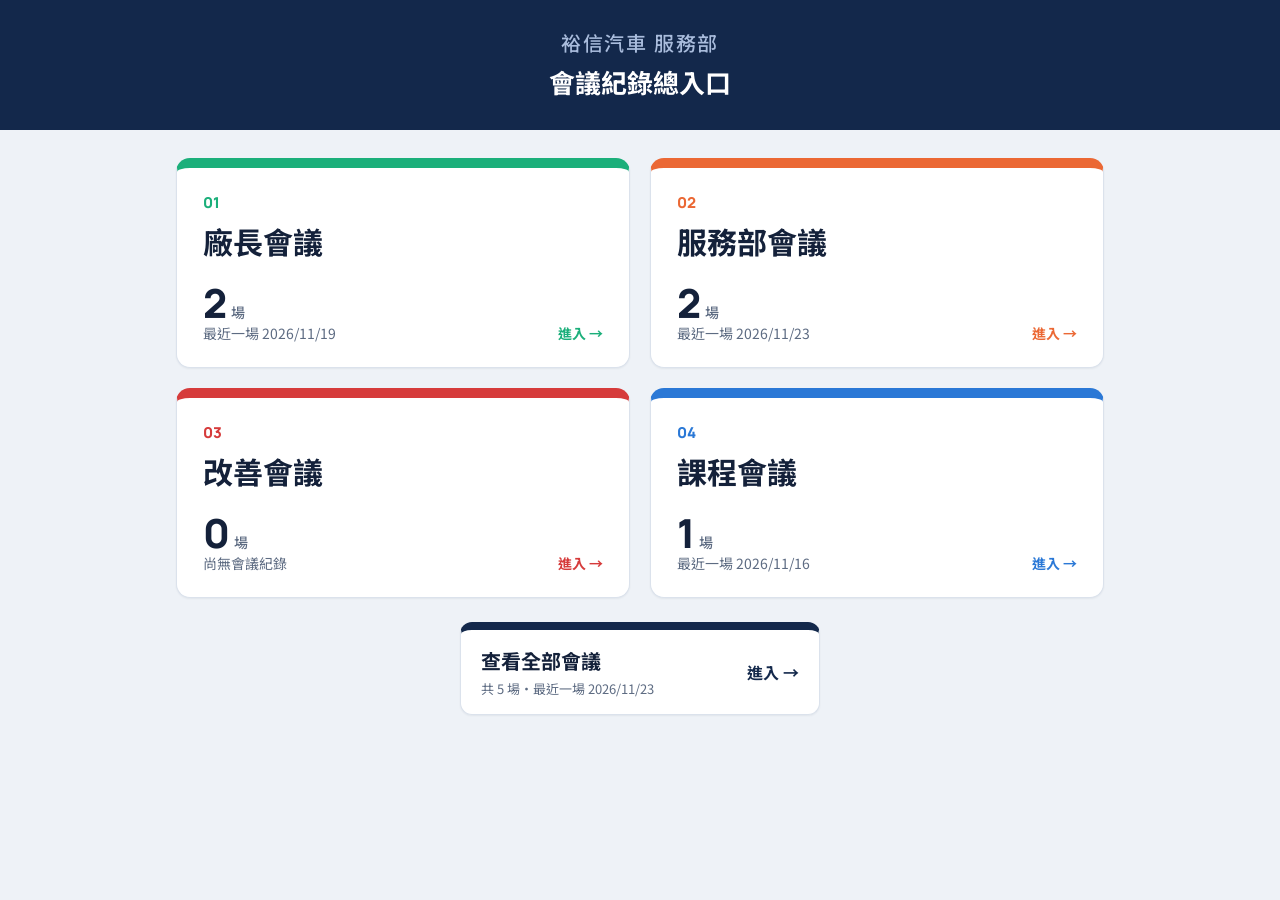
<file: index.html>
<!doctype html>
<html lang="zh-Hant">
<head>
<meta charset="utf-8">
<meta name="viewport" content="width=device-width, initial-scale=1, viewport-fit=cover">
<meta name="robots" content="noindex, nofollow, noarchive">
<title>會議紀錄總入口</title>
<link rel="preconnect" href="https://fonts.googleapis.com">
<link rel="stylesheet" href="https://fonts.googleapis.com/css2?family=Noto+Sans+TC:wght@400;500;700&family=Manrope:wght@600;800&display=swap">
<style>
:root{--bg:#eef2f7;--ink:#14213a;--muted:#5d6b82;--panel:#fff;--line:#dbe2ec;--side:#13284b;
  --s1:#1baf7a;--s2:#eb6834;--s3:#d63b3b;--s4:#2a78d6}
*{box-sizing:border-box}
body{margin:0;min-height:100vh;background:var(--bg);color:var(--ink);font-family:"Noto Sans TC",system-ui,sans-serif}
header{background:var(--side);color:#fff;padding:28px 16px 30px;text-align:center}
header .t{font-size:20px;font-weight:500;color:#a9bcdc;letter-spacing:.08em}
header h1{margin:6px 0 0;font-size:26px;font-weight:700}
main{max-width:960px;margin:0 auto;padding:28px 16px 40px}
.grid{display:grid;grid-template-columns:repeat(2,minmax(0,1fr));gap:20px}
.tile{position:relative;display:flex;flex-direction:column;justify-content:space-between;min-height:200px;padding:24px 26px;
  background:var(--panel);border:1px solid var(--line);border-top:10px solid var(--c);border-radius:14px;
  color:inherit;text-decoration:none;box-shadow:0 1px 2px rgba(20,33,58,.06);transition:transform .15s,box-shadow .15s}
.tile:hover,.tile:focus-visible{transform:translateY(-3px);box-shadow:0 10px 24px rgba(20,33,58,.12);outline:none}
.tile .no{font-family:Manrope,sans-serif;font-weight:800;font-size:15px;color:var(--c)}
.tile h2{margin:6px 0 0;font-size:30px;font-weight:700}
.tile .meta{display:flex;align-items:flex-end;justify-content:space-between;gap:12px;margin-top:20px;color:var(--muted);font-size:14px}
.tile .n{font-family:Manrope,sans-serif;font-weight:800;font-size:40px;line-height:1;color:var(--ink)}
.tile .n small{font-family:"Noto Sans TC",sans-serif;font-size:14px;font-weight:500;color:var(--muted);margin-left:4px}
.tile .go{font-weight:700;color:var(--c);white-space:nowrap}
.all{display:flex;align-items:center;justify-content:space-between;gap:16px;width:min(360px,100%);margin:24px auto 0;padding:16px 20px;
  background:var(--panel);border:1px solid var(--line);border-top:8px solid var(--side);border-radius:12px;color:inherit;text-decoration:none;
  box-shadow:0 1px 2px rgba(20,33,58,.06);transition:transform .15s,box-shadow .15s}
.all:hover,.all:focus-visible{transform:translateY(-3px);box-shadow:0 10px 24px rgba(20,33,58,.12);outline:none}
.all h2{margin:0;font-size:20px;font-weight:700}
.all .sub{margin-top:4px;color:var(--muted);font-size:13px}
.all .go{font-weight:700;color:var(--side);white-space:nowrap}
@media (max-width:640px){.grid{grid-template-columns:1fr;gap:14px}.tile{min-height:150px;padding:20px}.tile h2{font-size:26px}.tile .n{font-size:32px}}
</style>
</head>
<body>
<header>
  <div class="t">裕信汽車 服務部</div>
  <h1>會議紀錄總入口</h1>
</header>
<main>
  <div class="grid" id="grid"></div>
  <a class="all" id="all" href="app/index.html#/board?tp="><div><h2>查看全部會議</h2><div class="sub" id="allSub"></div></div><span class="go">進入 →</span></a>
</main>
<script src="app/data/meetings.js"></script>
<script>
// 四個類別名稱需與 app/js/app.js 的 BASE_TYPES 相同
var T=[['廠長會議','var(--s1)'],['服務部會議','var(--s2)'],['改善會議','var(--s3)'],['課程會議','var(--s4)']];
var D=window.MEETING_DATA||[];
document.getElementById('grid').innerHTML=T.map(function(t,i){
  var ms=D.filter(function(m){return m.type===t[0]}).sort(function(a,b){return b.date<a.date?-1:1});
  var last=ms.length?'最近一場 '+ms[0].date.replace(/-/g,'/'):'尚無會議紀錄';
  return '<a class="tile" style="--c:'+t[1]+'" href="app/index.html#/board?tp='+encodeURIComponent(t[0])+'">'+
    '<div><div class="no">0'+(i+1)+'</div><h2>'+t[0]+'</h2></div>'+
    '<div class="meta"><div><div class="n">'+ms.length+'<small>場</small></div><div>'+last+'</div></div><span class="go">進入 →</span></div></a>';
}).join('');
var ds=D.map(function(m){return m.date}).sort();
document.getElementById("allSub").textContent="共 "+D.length+" 場"+(ds.length?"・最近一場 "+ds[ds.length-1].replace(/-/g,"/"):"");
</script>
</body>
</html>
</file>
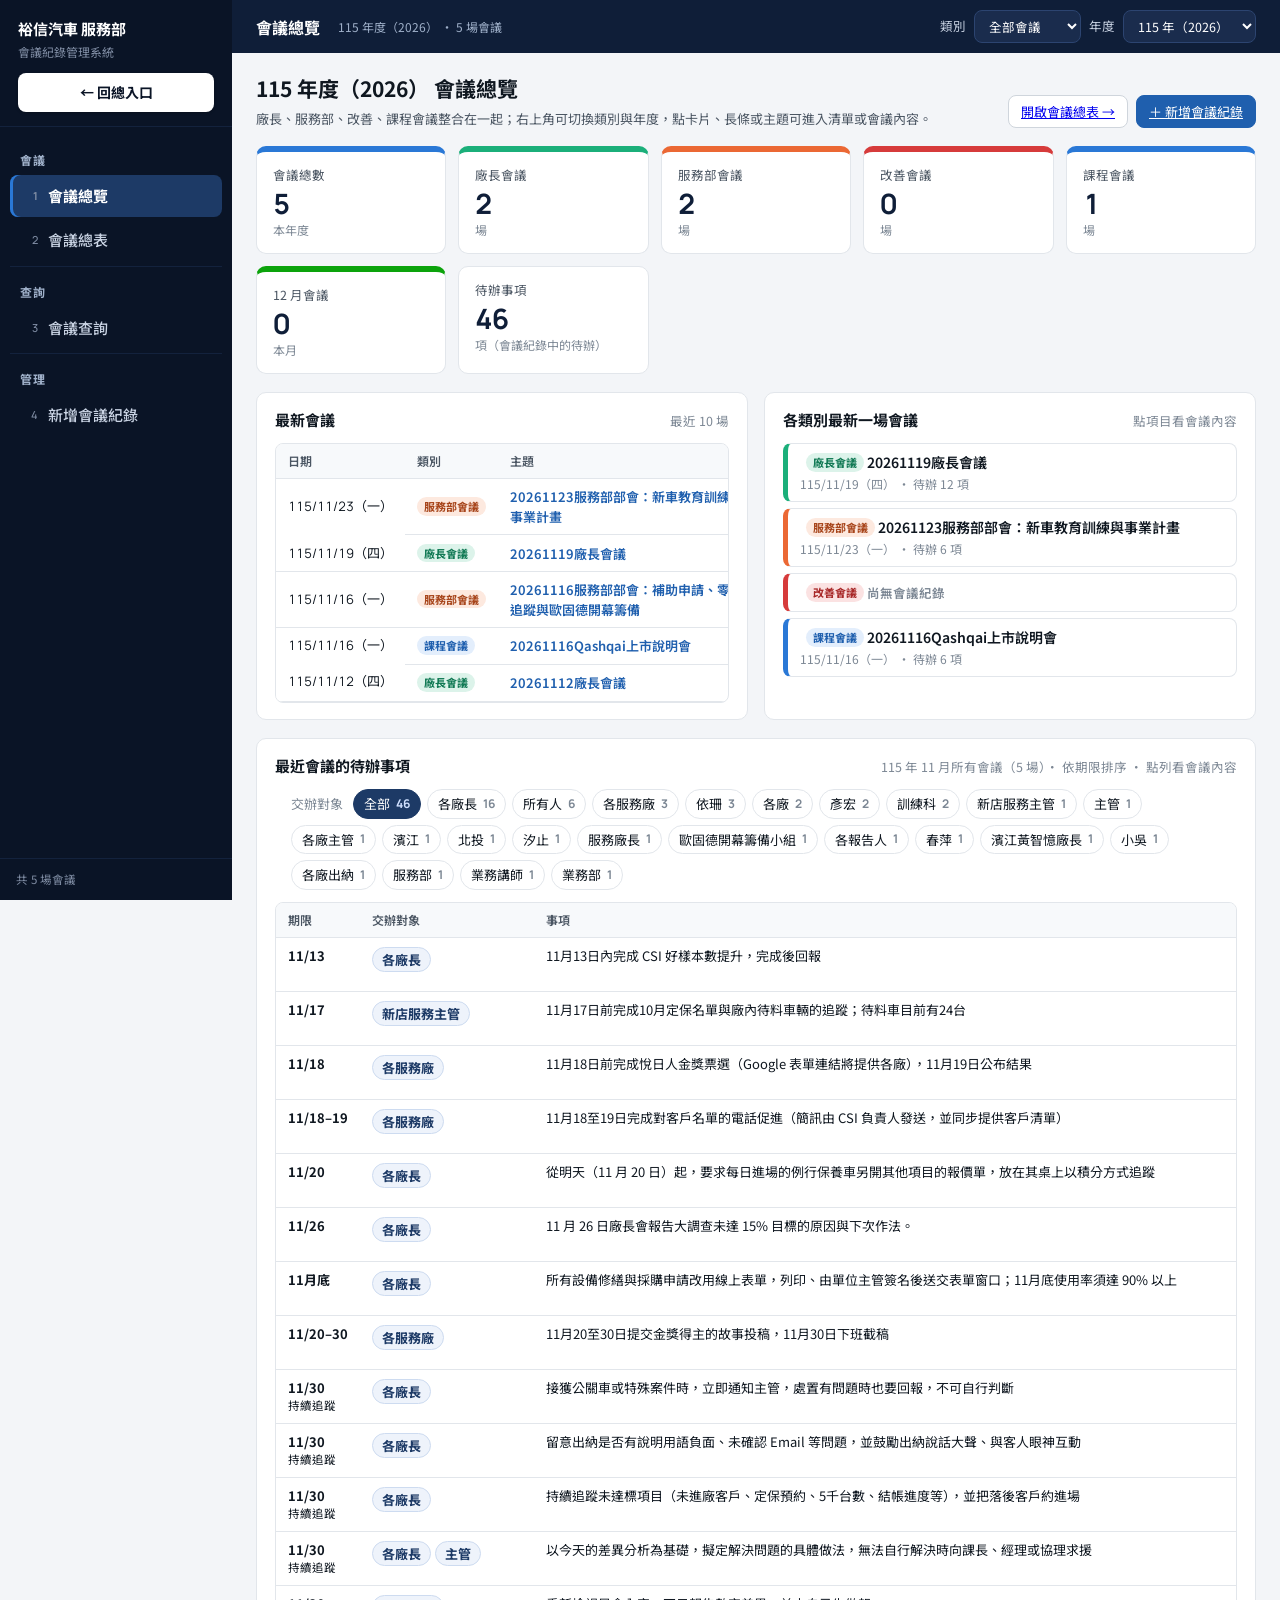
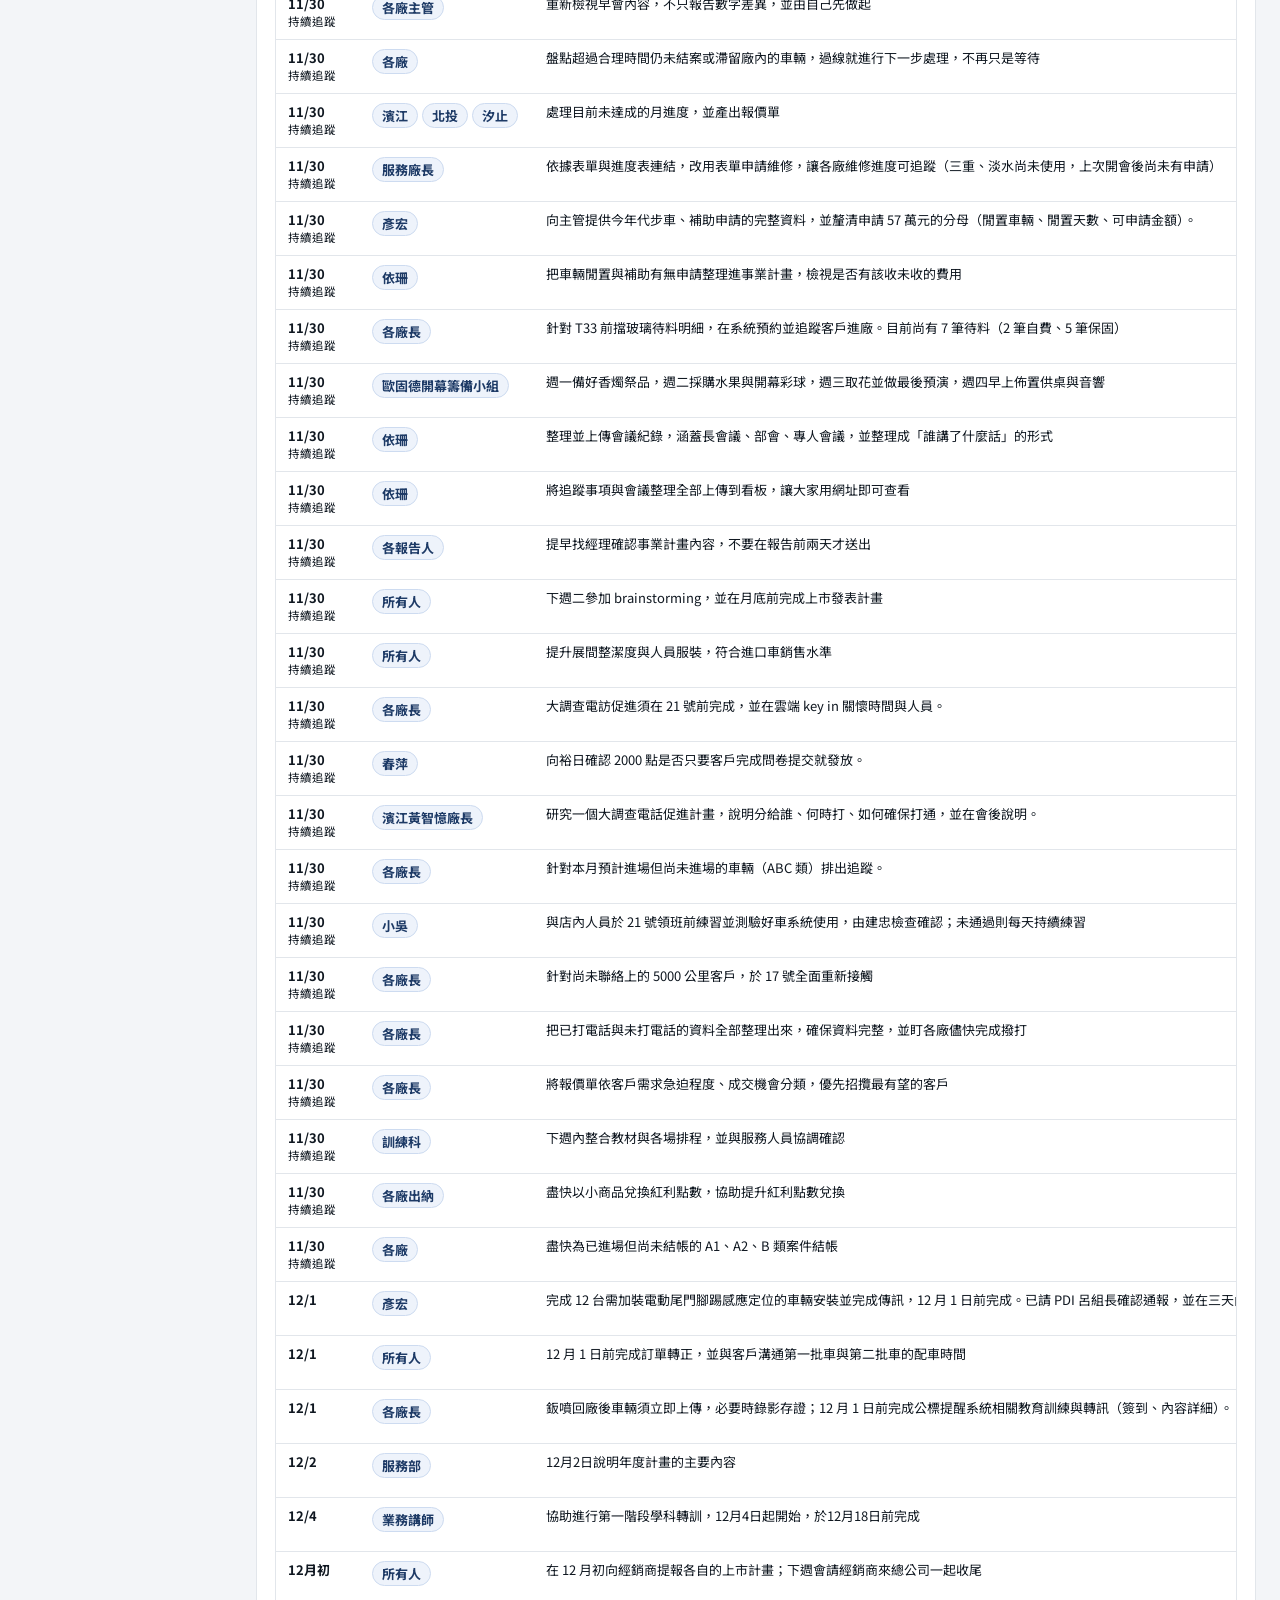
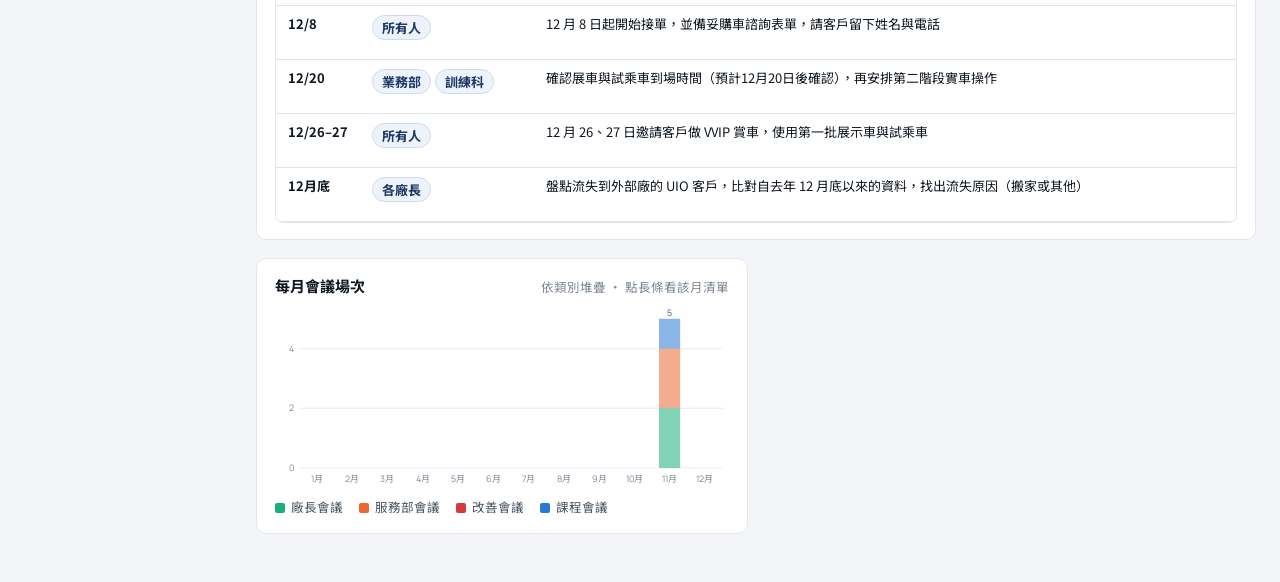
<file: app/index.html>
<!doctype html>
<html lang="zh-Hant">
<head>
<meta charset="utf-8">
<meta name="viewport" content="width=device-width, initial-scale=1, viewport-fit=cover">
<meta name="robots" content="noindex, nofollow, noarchive">
<title>會議紀錄管理系統</title>
<link rel="preconnect" href="https://fonts.googleapis.com">
<link rel="stylesheet" href="https://fonts.googleapis.com/css2?family=Noto+Sans+TC:wght@400;500;700&family=Manrope:wght@500;600;700;800&display=swap">
<link rel="stylesheet" href="css/app.css?v=20261124140000">
</head>
<body>
<div class="shell">
  <aside class="side" id="side" aria-label="主選單">
    <div class="brand">
      <div class="brand-t">裕信汽車 服務部</div>
      <div class="brand-s">會議紀錄管理系統</div>
      <a class="brand-home" href="../index.html">← 回總入口</a>
    </div>
    <nav id="nav"></nav>
    <div class="side-foot" id="sideFoot"></div>
  </aside>
  <div class="main-col">
    <header class="topbar">
      <button type="button" class="menu-btn" id="menuBtn" aria-label="開關選單" aria-controls="side">☰</button>
      <div class="top-title" id="topTitle">會議總覽</div>
      <div class="top-meta" id="topMeta">—</div>
      <div class="top-scope">
        <label for="tpSel">類別</label>
        <select id="tpSel"></select>
        <label for="yrSel">年度</label>
        <select id="yrSel"></select>
      </div>
    </header>
    <main id="main" tabindex="-1"></main>
  </div>
</div>
<div class="tip" id="tip" hidden></div>
<script src="data/meetings.js?v=20261124140000"></script>
<script src="js/app.js?v=20261124140000"></script>
</body>
</html>
</file>
<file: app/css/app.css>
/* 版面：左側深藍導覽（分組、編號）＋上方標題列＋白色卡片內容區，與服務部既有戰情儀表板一致。單一淺色主題。 */
:root{
  color-scheme:light;
  --side:#0a1426; --side-2:#13223d; --side-ink:#c9d3e3; --side-muted:#7f8ca3; --side-act:#1d3a66;
  --top:#0f1e38; --top-ink:#ffffff;
  --bg:#f3f5f8; --panel:#ffffff; --ink:#0f1720; --ink-2:#4a5562; --muted:#7c8794; --line:#e2e6eb; --line-2:#cfd5dc;
  --accent:#1f5fae; --accent-soft:#e8eff9;
  --s1:#2a78d6; --s2:#eb6834; --s3:#1baf7a; --s4:#8a5cd6; --k1:#1baf7a; --k2:#eb6834; --k3:#d63b3b; --k4:#2a78d6;
  --good:#0ca30c; --warn:#fab219; --serious:#ec835a; --crit:#d03b3b; --neutral:#a7b0ba;
  --good-ink:#0a6b0a; --warn-ink:#8a5a00; --crit-ink:#a32222;
  --f-body:"Noto Sans TC","Microsoft JhengHei","PingFang TC",system-ui,sans-serif;
  --f-num:"Manrope","Noto Sans TC",system-ui,sans-serif;
  --r:10px; --side-w:232px;
}
*{box-sizing:border-box}
html,body{margin:0;background:var(--bg);color:var(--ink);font-family:var(--f-body);font-size:14px;line-height:1.5}
:root{padding-top:env(safe-area-inset-top,0px);padding-bottom:env(safe-area-inset-bottom,0px)}
[hidden]{display:none!important}
button{font:inherit;color:inherit}
:focus-visible{outline:2px solid var(--accent);outline-offset:2px}
h1,h2,h3{margin:0;text-wrap:balance}
.num{font-family:var(--f-num);font-variant-numeric:tabular-nums}

/* shell */
.shell{display:grid;grid-template-columns:var(--side-w) minmax(0,1fr);min-height:100vh}
.side{background:var(--side);color:var(--side-ink);position:sticky;top:0;height:100vh;display:flex;flex-direction:column;overflow:hidden}
.brand{padding:18px 18px 14px;border-bottom:1px solid var(--side-2)}
.brand-t{font-weight:700;color:#fff;font-size:15px}
.brand-s{font-size:12px;color:var(--side-muted);margin-top:2px}
nav{flex:1;overflow-y:auto;padding:8px 10px 16px}
.nav-g{font-size:12px;font-weight:700;color:#9fb0c9;letter-spacing:.12em;padding:16px 10px 6px;margin-top:4px;border-top:1px solid var(--side-2)}
.nav-g:first-child{border-top:0;margin-top:0}
.nav-a{display:flex;align-items:center;gap:10px;padding:10px 12px;border-radius:8px;color:var(--side-ink);text-decoration:none;font-size:15px;font-weight:500;margin-bottom:2px}
.nav-a:hover{background:var(--side-2);color:#fff}
.nav-a[aria-current="page"]{background:var(--side-act);color:#fff;font-weight:700;box-shadow:inset 3px 0 0 var(--s1)}
.nav-a .no{font-family:var(--f-num);font-size:11px;color:var(--side-muted);width:16px;text-align:right}
.side-foot{padding:12px 16px;border-top:1px solid var(--side-2);font-size:11.5px;color:var(--side-muted)}

.main-col{min-width:0;display:flex;flex-direction:column}
.topbar{background:var(--top);color:var(--top-ink);display:flex;align-items:center;flex-wrap:wrap;gap:8px 18px;padding:10px 24px;position:sticky;top:0;z-index:10}
.top-title{font-weight:700;font-size:16px}
.top-meta{font-size:12px;color:#9fb0c9;flex:1;min-width:200px}
.top-scope{display:flex;align-items:center;gap:8px;font-size:12.5px;color:#c9d3e3}
.top-scope select{font:inherit;background:#1a2c4d;color:#fff;border:1px solid #2c4470;border-radius:8px;padding:5px 10px}
.menu-btn{display:none;background:none;border:1px solid #2c4470;border-radius:8px;color:#fff;padding:2px 10px;font-size:16px;cursor:pointer}

main{padding:20px 24px 48px;display:grid;gap:18px;align-content:start;outline:none}
.page-h{display:flex;flex-wrap:wrap;align-items:flex-end;justify-content:space-between;gap:10px 20px}
.page-h h1{font-size:21px;font-weight:700}
.page-h p{margin:4px 0 0;color:var(--ink-2);font-size:13px}
.crumbs{display:flex;flex-wrap:wrap;gap:6px;align-items:center;font-size:13px}
.crumbs button{border:0;background:none;padding:2px;color:var(--accent);cursor:pointer;font-weight:500}
.crumbs .cur{font-weight:700}
.btn{border:1px solid var(--line-2);background:var(--panel);border-radius:8px;padding:6px 12px;font-size:13px;cursor:pointer}
.btn:hover{border-color:var(--accent);color:var(--accent)}
.btn-row{display:flex;gap:8px;flex-wrap:wrap}

.panel{background:var(--panel);border:1px solid var(--line);border-radius:var(--r);padding:16px 18px;min-width:0}
.panel-h{display:flex;align-items:baseline;justify-content:space-between;flex-wrap:wrap;gap:6px 12px;margin-bottom:12px}
.panel-h h2{font-size:15px;font-weight:700}
.panel-h p{margin:0;color:var(--muted);font-size:12.5px}
.howto{background:var(--accent-soft);border:0;font-size:13px;color:var(--ink)}
.howto ol{margin:6px 0 0;padding-left:20px;display:grid;gap:2px}
.grid2{display:grid;grid-template-columns:repeat(auto-fit,minmax(min(100%,440px),1fr));gap:16px}
.grid3{display:grid;grid-template-columns:repeat(auto-fit,minmax(min(100%,300px),1fr));gap:16px}

/* cards */
.cards{display:grid;grid-template-columns:repeat(auto-fit,minmax(180px,1fr));gap:12px}
.card{background:var(--panel);border:1px solid var(--line);border-radius:var(--r);padding:14px 16px;display:grid;gap:2px;align-content:start;text-align:left}
button.card{cursor:pointer}
button.card:hover{border-color:var(--accent)}
.card .lbl{font-size:12.5px;color:var(--ink-2);display:flex;align-items:center;gap:6px}
.card .val{font-size:28px;font-weight:700;line-height:1.15;color:var(--top)}
.card .sub{font-size:12px;color:var(--muted)}
.card.crit{border-top:6px solid var(--crit)} .card.warn{border-top:6px solid var(--warn)} .card.info{border-top:6px solid var(--s1)} .card.good{border-top:6px solid var(--good)}
.dot{width:8px;height:8px;border-radius:50%;background:var(--c);flex:none;display:inline-block}

/* alerts */
.alerts{display:grid;gap:8px}
.alert{display:grid;grid-template-columns:auto 1fr auto;gap:12px;align-items:center;background:var(--panel);border:1px solid var(--line);border-left:6px solid var(--sev);border-radius:8px;padding:10px 14px;cursor:pointer;text-align:left;width:100%}
.alert:hover{border-color:var(--line-2);border-left-color:var(--sev)}
.alert .tag{font-size:11.5px;font-weight:700;letter-spacing:.06em;color:var(--sev-ink);white-space:nowrap}
.alert .go{color:var(--accent);font-size:12.5px;white-space:nowrap}
.sev-crit{--sev:var(--crit);--sev-ink:var(--crit-ink)} .sev-warn{--sev:var(--warn);--sev-ink:var(--warn-ink)} .sev-info{--sev:var(--s1);--sev-ink:var(--accent)}

/* bars */
.hbars{display:grid;gap:8px}
.hb{display:grid;grid-template-columns:minmax(70px,110px) 1fr minmax(70px,auto);gap:10px;align-items:center;font-size:12.5px}
.hb.click{cursor:pointer}
.hb.click:hover span:first-child{color:var(--accent)}
.hb .t{height:14px;background:var(--line);border-radius:0 4px 4px 0;position:relative}
.hb .t i{position:absolute;inset:0 auto 0 0;background:var(--c,var(--s1));border-radius:0 4px 4px 0}
.hb .n{text-align:right;color:var(--ink-2)}
.wbar{display:flex;height:22px;gap:2px;border-radius:4px;overflow:hidden;margin:10px 0 12px}
.wbar span{display:block;height:100%;min-width:2px}
.legend{display:flex;flex-wrap:wrap;gap:6px 16px;font-size:12.5px;color:var(--ink-2)}
.legend span{display:inline-flex;align-items:center;gap:6px}
.rule{background:var(--accent-soft);border-radius:8px;padding:10px 12px;font-size:13px}
.kv{display:grid;grid-template-columns:1fr auto;font-size:13px}
.kv>div{padding:7px 0;border-bottom:1px solid var(--line)}
.kv>div:nth-child(even){text-align:right;font-weight:600}
.pill{display:inline-block;font-size:11px;font-weight:700;padding:1px 7px;border-radius:999px;margin-left:6px;vertical-align:1px}
.pill.g{background:#dff3df;color:var(--good-ink)} .pill.y{background:#fdf0cf;color:var(--warn-ink)} .pill.r{background:#f8dddd;color:var(--crit-ink)} .pill.n{background:#e9ecef;color:var(--ink-2)}

/* chart */
svg text{fill:var(--muted);font-family:var(--f-num);font-size:11px}
.chart{position:relative}
.tip{position:fixed;pointer-events:none;background:var(--panel);border:1px solid var(--line-2);border-radius:8px;padding:8px 10px;font-size:12px;box-shadow:0 4px 16px rgba(10,20,38,.15);white-space:nowrap;z-index:50}

/* table */
.tbl-tools{display:flex;flex-wrap:wrap;gap:8px;align-items:center;justify-content:space-between;margin-bottom:10px}
.tbl-tools input{font:inherit;border:1px solid var(--line-2);border-radius:8px;padding:5px 10px;min-width:0;width:200px}
.tbl-wrap{overflow-x:auto;border:1px solid var(--line);border-radius:8px}
table{border-collapse:collapse;width:100%;font-size:13px}
th,td{padding:8px 12px;border-bottom:1px solid var(--line);text-align:right;white-space:nowrap}
th:first-child,td:first-child,th.l,td.l{text-align:left}
td:first-child{position:sticky;left:0;background:var(--panel)}
thead th{font-size:12px;font-weight:600;color:var(--ink-2);background:#f7f9fb;cursor:pointer;user-select:none;position:sticky;top:0}
thead th:first-child{z-index:1}
thead th[aria-sort]{color:var(--accent)}
tbody tr.click{cursor:pointer}
tbody tr.click:hover td{background:var(--accent-soft)}
tbody tr.other td{color:var(--muted)}
.rank{font-weight:700}
.cellbar{display:inline-block;height:6px;border-radius:0 3px 3px 0;background:var(--s1);vertical-align:middle;margin-right:8px}
.tbl-foot{font-size:12px;color:var(--muted);margin-top:8px}
.note{font-size:12.5px;color:var(--muted)}
.empty{padding:28px;text-align:center;color:var(--muted)}

@media (max-width:900px){
  .shell{grid-template-columns:1fr}
  .side{position:fixed;inset:0 auto 0 0;width:var(--side-w);z-index:30;transform:translateX(-100%);transition:transform .2s}
  .side.open{transform:none;box-shadow:0 0 0 100vmax rgba(0,0,0,.35)}
  .menu-btn{display:inline-block}
  main{padding:16px}
  .topbar{padding:10px 16px}
  .alert{grid-template-columns:1fr}.alert .go{display:none}
}
@media (prefers-reduced-motion:reduce){.side{transition:none}}
@media print{
  .side,.topbar,.btn,.tbl-tools input{display:none!important}
  .shell{display:block} main{padding:0}
  .panel,.card{break-inside:avoid}
  .tbl-wrap{overflow:visible}
}

/* 車輛查詢 */
.filters{display:grid;grid-template-columns:repeat(auto-fill,minmax(180px,1fr));gap:10px 12px}
.filters label{display:grid;gap:4px;font-size:12px;color:var(--ink-2);min-width:0}
.filters select,.filters input{font:inherit;font-size:13px;color:var(--ink);background:var(--panel);border:1px solid var(--line-2);border-radius:8px;padding:6px 8px;width:100%;min-width:0}
.filters .f-q{grid-column:1/-1}
.filters .f-q input{max-width:420px}
.lf-count{margin-top:12px;font-size:13px;color:var(--ink-2)}
.pager{display:flex;gap:8px;align-items:center;justify-content:flex-end;margin-top:10px}
.btn[disabled]{opacity:.45;cursor:default}
.btn-xs{padding:1px 8px;font-size:12px}
.who{display:flex;gap:12px;align-items:center;margin-bottom:10px}
.avatar{width:44px;height:44px;border-radius:50%;background:var(--top);color:#fff;display:grid;place-items:center;font-weight:700;font-size:18px;flex:none}
.avatar.car{background:var(--accent-soft);font-size:20px}
.who-n{font-size:18px;font-weight:700}
.kv .kv-v{font-weight:600}

/* ===== 通報整合管理系統 ===== */
/* 組合條件查詢 */
.qgrid{display:grid;grid-template-columns:repeat(auto-fill,minmax(220px,1fr));gap:12px}
.qbox{background:var(--panel);border:1px solid var(--line);border-top:3px solid var(--line-2);border-radius:var(--r);padding:12px 14px;display:grid;gap:8px;align-content:start;min-width:0}
.qbox.on{border-top-color:var(--s1);background:#fbfdff}
.qbox.qwide{grid-column:span 2}
.qbox h3{font-size:13px;font-weight:700;display:flex;align-items:center;gap:8px}
.qn{width:20px;height:20px;border-radius:50%;background:var(--line);color:var(--ink-2);display:grid;place-items:center;font-size:11px;font-family:var(--f-num)}
.qbox.on .qn{background:var(--s1);color:#fff}
.qbox select,.qbox input:not([type=radio]){font:inherit;font-size:13.5px;color:var(--ink);background:var(--panel);border:1px solid var(--line-2);border-radius:8px;padding:7px 9px;width:100%;min-width:0}
.qbox select:focus,.qbox input:focus{border-color:var(--s1);outline:none}
.qrow{display:flex;align-items:center;gap:6px;color:var(--muted)}
.qseg{display:flex;flex-wrap:wrap;gap:14px;font-size:12.5px;color:var(--ink-2)}
.qseg label{display:flex;align-items:center;gap:4px;cursor:pointer}
@media (max-width:560px){.qbox.qwide{grid-column:auto}}
.ask-btn{display:none;background:#1a2c4d;border:1px solid #2c4470;border-radius:8px;color:#fff;padding:4px 10px;font-size:12.5px;cursor:pointer}
@media (max-width:900px){.ask-btn{display:inline-block}}
.lv{display:inline-block;font-size:11px;font-weight:700;padding:1px 8px;border-radius:999px;white-space:nowrap}
.lv-急件{background:#f8dddd;color:var(--crit-ink)} .lv-重要{background:#fdf0cf;color:var(--warn-ink)} .lv-一般{background:#e9ecef;color:var(--ink-2)}
td.subj{white-space:normal;min-width:260px}
.subj-a{border:0;background:none;padding:0;color:var(--accent);font:inherit;font-weight:600;cursor:pointer;text-align:left}
.subj-a:hover{text-decoration:underline}
.clip{color:var(--muted);font-size:12px;margin-left:6px}
.tags{display:flex;flex-wrap:wrap;gap:4px}
.tag{font-size:11.5px;background:var(--accent-soft);color:var(--accent);border-radius:6px;padding:1px 7px;border:0;cursor:pointer}
.tag:hover{background:#d6e4f6}
.tbl-tools select{font:inherit;font-size:13px;border:1px solid var(--line-2);border-radius:8px;padding:5px 8px;background:var(--panel)}
mark{background:#fff1b8;color:inherit;border-radius:2px;padding:0 1px}

/* 通報內容 */
.doc{display:grid;grid-template-columns:minmax(0,1fr) 300px;gap:18px;align-items:start}
.doc-paper{background:var(--panel);border:1px solid var(--line);border-radius:var(--r);padding:28px 32px;min-width:0}
.doc-paper h1{font-size:20px;line-height:1.45;margin-bottom:6px}
.doc-no{font-size:12.5px;color:var(--muted);font-family:var(--f-num)}
.doc-body{margin-top:18px;font-size:14.5px;line-height:1.95;white-space:pre-wrap}
.doc-side{display:grid;gap:14px}
.files{display:grid;gap:8px}
.file{display:grid;grid-template-columns:auto 1fr auto;gap:10px;align-items:center;border:1px solid var(--line);border-radius:8px;padding:8px 10px;font-size:13px}
.file .ic{width:32px;height:32px;border-radius:6px;display:grid;place-items:center;font-size:10.5px;font-weight:800;color:#fff;background:var(--neutral);font-family:var(--f-num)}
.file .ic.pdf{background:var(--crit)} .file .ic.xls,.file .ic.xlsx,.file .ic.csv{background:var(--good-ink)} .file .ic.doc,.file .ic.docx{background:var(--s1)} .file .ic.img{background:var(--s2)}
.file .fn{min-width:0;overflow:hidden;text-overflow:ellipsis;white-space:nowrap}
.file .fs{font-size:11.5px;color:var(--muted)}
.viewer{margin-top:18px;border:1px solid var(--line);border-radius:8px;overflow:hidden;background:#f7f9fb}
.viewer iframe,.viewer img{display:block;width:100%;height:72vh;border:0;object-fit:contain;background:#fff}

/* 專案小幫手 */
.chat{display:grid;grid-template-rows:1fr auto;height:calc(100vh - 150px);min-height:460px;padding:0;overflow:hidden}
.chat-log{overflow-y:auto;padding:18px;display:grid;gap:14px;align-content:start}
.msg{display:grid;grid-template-columns:auto 1fr;gap:10px;align-items:start;max-width:880px}
.msg.me{grid-template-columns:1fr auto;justify-self:end}
.msg .av{width:30px;height:30px;border-radius:50%;display:grid;place-items:center;font-size:12px;font-weight:700;flex:none}
.msg.bot .av{background:var(--top);color:#fff}
.msg.me .av{background:var(--accent-soft);color:var(--accent)}
.bubble{background:#f4f6f9;border-radius:12px;padding:10px 14px;font-size:14px;min-width:0}
.msg.me .bubble{background:var(--accent);color:#fff}
.bubble p{margin:0 0 6px}.bubble p:last-child{margin:0}
.hits{display:grid;gap:6px;margin-top:8px}
.hit{display:grid;gap:2px;text-align:left;background:var(--panel);border:1px solid var(--line);border-left:5px solid var(--s1);border-radius:8px;padding:8px 12px;cursor:pointer;width:100%}
.hit:hover{border-color:var(--accent);border-left-color:var(--accent)}
.hit .h-t{font-weight:600;color:var(--ink)}
.hit .h-m{font-size:12px;color:var(--muted)}
.hit .h-s{font-size:12.5px;color:var(--ink-2)}
.chips{display:flex;flex-wrap:wrap;gap:6px;margin-top:8px}
.chip{border:1px solid var(--line-2);background:var(--panel);border-radius:999px;padding:3px 12px;font-size:12.5px;cursor:pointer}
.chip:hover{border-color:var(--accent);color:var(--accent)}
.chat-in{display:grid;gap:9px;padding:14px 16px;background:var(--top);border-top:3px solid var(--s1)}
.chat-in-h{font-size:13.5px;font-weight:700;color:#fff}
.chat-in-box{display:flex;background:#fff;border-radius:8px;overflow:hidden;border:2px solid transparent}
.chat-in-box:focus-within{border-color:var(--s1)}
.chat-in-box input{flex:1;min-width:0;font:inherit;font-size:15px;color:var(--ink);border:0;padding:10px 14px;outline:none;background:#fff}
.chat-in-box button{border:0;background:var(--s1);color:#fff;font-size:14px;font-weight:700;padding:0 22px;cursor:pointer}
.chat-in-box button:hover{background:#1f63b8}
.chat-in-foot{display:flex;flex-wrap:wrap;align-items:center;gap:8px 14px}
.chat-in-foot .note{color:#9fb0c9}
.chat-in-chips{display:flex;flex-wrap:wrap;gap:6px}
.chat-in-chips button{border:1px solid #3a5a8c;background:transparent;color:#dbe6f5;border-radius:999px;padding:3px 12px;font-size:12.5px;cursor:pointer}
.chat-in-chips button:hover{background:#1d3a66;color:#fff;border-color:var(--s1)}
.btn-pri{background:var(--accent);color:#fff;border-color:var(--accent)}
.btn-pri:hover{background:#174d8f;color:#fff}

/* 表單 */
.form{display:grid;grid-template-columns:repeat(auto-fill,minmax(220px,1fr));gap:12px 14px}
.form label{display:grid;gap:4px;font-size:12.5px;color:var(--ink-2)}
.form input,.form select,.form textarea{font:inherit;font-size:13.5px;color:var(--ink);background:var(--panel);border:1px solid var(--line-2);border-radius:8px;padding:7px 10px;width:100%}
.form .wide{grid-column:1/-1}
.form textarea{min-height:180px;resize:vertical;line-height:1.7}
.drop{border:2px dashed var(--line-2);border-radius:10px;padding:18px;text-align:center;color:var(--muted);font-size:13px}
.drop.on{border-color:var(--accent);background:var(--accent-soft)}
.toast{position:fixed;bottom:20px;left:50%;transform:translateX(-50%);background:var(--top);color:#fff;padding:9px 16px;border-radius:8px;font-size:13px;z-index:60}
@media (max-width:900px){.doc{grid-template-columns:1fr}.doc-paper{padding:20px}.chat{height:calc(100vh - 190px)}}

/* ---------- 會議紀錄 ---------- */
.pill.t1{background:#dcf3ea;color:#127a55} .pill.t2{background:#fde9df;color:#a8461c} .pill.t3{background:#fbe2e2;color:#a82828} .pill.t4{background:#e3eefc;color:#1f5fae}
td .pill:first-child,.doc-no .pill{margin-left:0}
.md{margin-top:18px;font-size:14.5px;line-height:1.85}
.md h2{font-size:16.5px;margin:22px 0 8px;padding:6px 10px;background:var(--accent-soft);border-left:4px solid var(--s1);border-radius:0 6px 6px 0;color:var(--ink)}
.md h2:first-child{margin-top:0}
.md h3{font-size:15px;margin:16px 0 4px;color:var(--accent)}
.md ul{margin:2px 0 6px;padding-left:22px}
.md ul ul{margin:2px 0;color:var(--ink-2);font-size:14px}
.md li{margin:2px 0}
.md p{margin:6px 0}
.md .todo{list-style:none;padding-left:4px}
.md .todo>li{position:relative;padding-left:26px}
.md .todo>li::before{content:"";position:absolute;left:2px;top:.42em;width:13px;height:13px;border:2px solid var(--s2);border-radius:3px}
.todos{display:grid;gap:6px}
.todo-i{display:grid;grid-template-columns:auto 1fr;gap:4px 10px;align-items:start;text-align:left;background:var(--panel);border:1px solid var(--line);border-left:5px solid var(--s2);border-radius:8px;padding:8px 12px;cursor:pointer;font:inherit;color:inherit;width:100%}
.todo-i:hover{border-color:var(--accent)}
.todo-i .m{grid-column:2;font-size:12px;color:var(--ink-3,#6b7785)}
.seg{display:flex;flex-wrap:wrap;gap:6px}
.seg label{display:inline-flex;align-items:center;gap:5px;border:1px solid var(--line);border-radius:999px;padding:5px 12px;cursor:pointer;font-size:13.5px;background:var(--panel)}
.seg label:has(input:checked){border-color:var(--s1);background:var(--accent-soft);color:var(--accent);font-weight:700}
.seg input{accent-color:var(--s1)}
.banner{display:flex;flex-wrap:wrap;align-items:center;gap:10px 16px;border:1px solid #f1d58a;background:#fff8e6;border-radius:10px;padding:12px 16px;margin-bottom:16px;font-size:13.5px}
.banner b{color:var(--warn-ink)}
.banner.ok{border-color:#bfe3cf;background:#effaf3}
.banner.ok b{color:var(--good-ink)}
.form .hint{font-weight:400;font-size:12px;color:var(--ink-2)}
.form textarea.big{min-height:320px;font-family:inherit;line-height:1.7}
.cur-files{display:grid;gap:4px;margin-top:6px}
.cur-files label{display:flex;align-items:center;gap:6px;font-weight:400;font-size:13px}
.lgd{display:inline-block;width:10px;height:10px;border-radius:2px}
@media print{.side,.topbar,.doc-side .btn-row,.crumbs{display:none!important}.doc{display:block}.main-col{margin:0}}
/* 勾選框／單選鈕不要套用輸入框樣式 */
.qbox .seg input,.form .seg input[type=radio],.form .cur-files input{width:auto;padding:0;border:0;margin:0;flex:none}
.form .seg label,.qbox .seg label{display:inline-flex;align-items:center;gap:6px;font-size:13.5px;color:var(--ink);white-space:nowrap}
.form .seg label:has(input:checked),.qbox .seg label:has(input:checked){color:var(--accent)}
.form .cur-files label{display:flex}
/* 待辦事項表 */
.todo-t td{vertical-align:top}
.todo-t .due{white-space:nowrap;font-weight:700}
.todo-t .due small{display:block;font-weight:400;font-size:11.5px}
.todo-t .asg{white-space:nowrap;font-weight:600;color:var(--ink)}
.todo-t .src{white-space:nowrap;font-size:12px;color:var(--ink-2)}
.due.late{color:var(--crit-ink)} .due.soon{color:var(--warn-ink)} .due.none{color:var(--ink-2);font-weight:400}
.md .todo b.who{display:inline;margin:0 2px 0 0;padding:1px 8px;border-radius:999px;background:#eef3fb;border:1px solid #cddbf0;color:#1d3a66;font-size:.92em}
.presets{display:grid;gap:10px;margin-bottom:14px}
.presets .row{display:flex;flex-wrap:wrap;align-items:center;gap:6px}
.presets .row>span{font-size:12.5px;font-weight:700;color:var(--ink-2);min-width:64px}
.qbox .qrow input[type=date]{flex:1 1 0;width:auto;min-width:0;padding:7px 4px}
.qbox>*{min-width:0}
.grid2.half{grid-template-columns:repeat(2,minmax(0,1fr))}
@media (max-width:960px){.grid2.half{grid-template-columns:1fr}}
.brand-home{display:flex;align-items:center;justify-content:center;gap:6px;margin-top:12px;padding:9px 12px;border-radius:8px;background:#fff;color:var(--side);font-size:14px;font-weight:700;text-decoration:none;box-shadow:0 1px 3px rgba(0,0,0,.25);transition:background .15s,transform .15s}
.brand-home:hover,.brand-home:focus-visible{background:#ffd84d;transform:translateY(-1px);outline:none}
.card.k1{border-top:6px solid var(--k1)} .card.k2{border-top:6px solid var(--k2)} .card.k3{border-top:6px solid var(--k3)} .card.k4{border-top:6px solid var(--k4)}
.asg-tag{display:inline-block;margin:1px 4px 1px 0;padding:2px 9px;border-radius:999px;background:#eef3fb;border:1px solid #cddbf0;color:#1d3a66;font-size:13px;font-weight:700;white-space:nowrap}
.asg-tag.none{background:#fff4e5;border-color:#f3cf9c;color:#9a5a00;font-weight:600}
.asg-bar{display:flex;flex-wrap:wrap;align-items:center;gap:6px;padding:0 16px 12px}
.asg-bar .asg-l{font-size:13px;color:var(--muted);margin-right:4px}
.asg-bar button{display:inline-flex;align-items:center;gap:6px;padding:4px 10px;border:1px solid var(--line);border-radius:999px;background:var(--panel);font:inherit;font-size:13px;color:var(--ink);cursor:pointer}
.asg-bar button b{font-family:Manrope,sans-serif;font-size:12px;color:var(--muted)}
.asg-bar button.none{color:#9a5a00}
.asg-bar button[aria-pressed="true"]{background:#1d3a66;border-color:#1d3a66;color:#fff}
.asg-bar button[aria-pressed="true"] b{color:#cfe0ff}
.md .phase{margin:26px 0 4px;padding:8px 14px;background:#1d3a66;color:#fff;font-weight:700;font-size:17px;border-radius:8px} .md .phase:first-child{margin-top:0}
</file>
